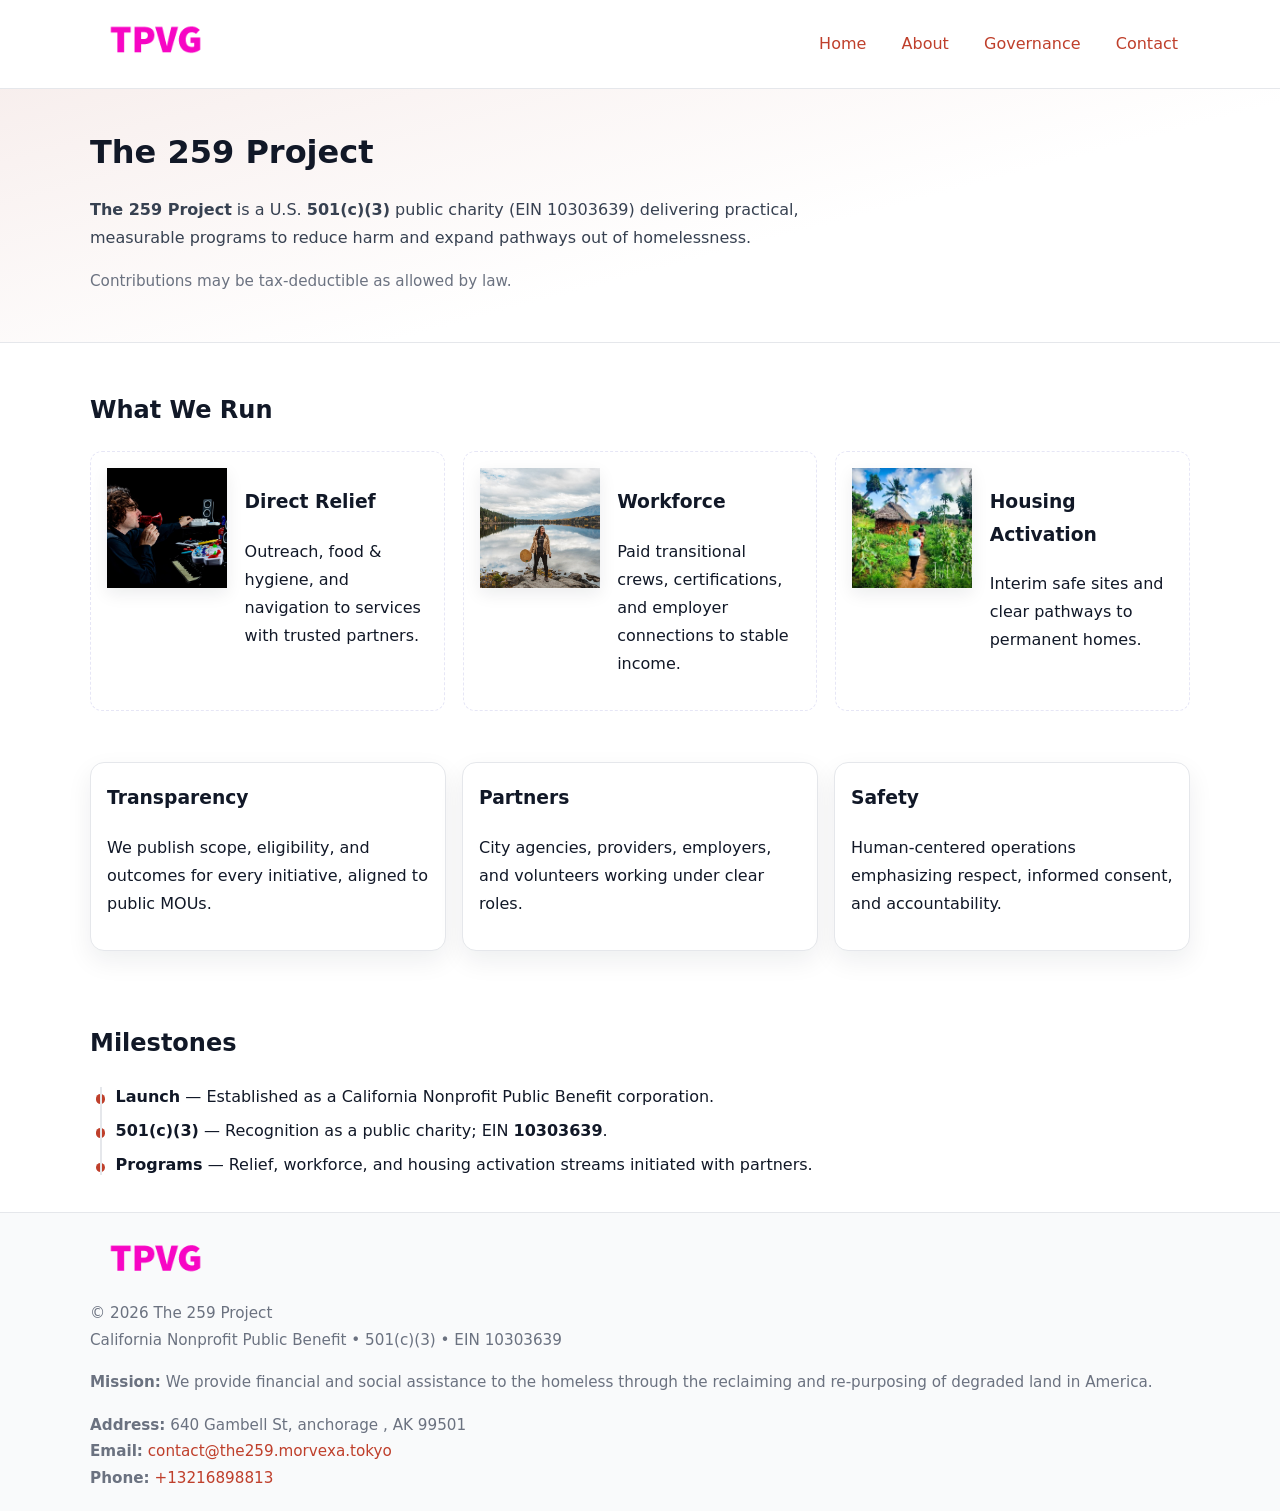
<file: index.html>
<!doctype html>
<html lang="en">
<head>
<meta charset="utf-8"/><meta name="viewport" content="width=device-width,initial-scale=1"/>
<title>The 259 Project – Nonprofit • 2025</title>
<link rel="stylesheet" href="assets/styles.css"/><link rel="icon" href="images/logo.png">
<meta name="data-ein" content="10303639"><meta name="data-name" content="The 259 Project">
<meta name="data-email" content="contact@the259.morvexa.tokyo"><meta name="data-phone" content="+13216898813">
<meta name="data-address" content="640 Gambell St,
anchorage , AK 99501"><meta name="data-map" content="640+Gambell+St,+anchorage+,+AK+99501">
  <meta name="description" content="Our nonprofit strengthens the community with programs focused on community services, education, and direct relief.">
<meta name="facebook-domain-verification" content="3w4axb00hnf8s74z4rz5wdpfnngt7n" />
</head>
<body>
<div style="position:absolute;left:-9999px;top:-9999px;opacity:0" data-uniq="{{UNIQUE_BLOB}}">
  <span>Our nonprofit strengthens the community with programs focused on community services, education, and direct relief.</span><svg width="12" height="12" viewBox="0 0 12 12" xmlns="http://www.w3.org/2000/svg"><circle cx="6" cy="6" r="5" fill="#9d174d"/></svg><img src="images/education.jpg" width="1" height="1" alt="" loading="lazy"/>
</div>

<header>
  <div class="header-wrap">
    <a href="index.html" aria-label="Home"><img src="images/logo.png" alt="The 259 Project logo" style="width:132px"></a>
    <nav><a class="active" href="index.html">Home</a><a href="about.html">About</a><a href="governance.html">Governance</a><a href="contact.html">Contact</a></nav>
  </div>
</header>

<section class="cd4b5f7e464">
  <div class="container">
    <h1>The 259 Project</h1>
    <p class="c1d49da268d"><strong>The 259 Project</strong> is a U.S. <strong>501(c)(3)</strong> public charity (EIN 10303639) delivering practical, measurable programs to reduce harm and expand pathways out of homelessness.</p>
    <p class="small">Contributions may be tax-deductible as allowed by law.</p>
  </div>
</section>

<main>
  <!-- What We Run: ảnh vuông 120x120 -->
  <section class="section">
    <div class="container">
      <h2>What We Run</h2>
      <div class="feature-row">
        <div class="feature">
          <img class="thumb" src="images/relief.jpg" alt="Direct Relief">
          <div><h3>Direct Relief</h3><p>Outreach, food & hygiene, and navigation to services with trusted partners.</p></div>
        </div>
        <div class="feature">
          <img class="thumb" src="images/jobs.jpg" alt="Workforce">
          <div><h3>Workforce</h3><p>Paid transitional crews, certifications, and employer connections to stable income.</p></div>
        </div>
        <div class="feature">
          <img class="thumb" src="images/land.jpg" alt="Housing Activation">
          <div><h3>Housing Activation</h3><p>Interim safe sites and clear pathways to permanent homes.</p></div>
        </div>
      </div>
    </div>
  </section>

  <section class="section">
    <div class="container grid">
      <div class="cards">
        <article class="c24d6d2e3cd"><h3>Transparency</h3><p>We publish scope, eligibility, and outcomes for every initiative, aligned to public MOUs.</p></article>
        <article class="c24d6d2e3cd"><h3>Partners</h3><p>City agencies, providers, employers, and volunteers working under clear roles.</p></article>
        <article class="c24d6d2e3cd"><h3>Safety</h3><p>Human-centered operations emphasizing respect, informed consent, and accountability.</p></article>
      </div>
    </div>
  </section>

  <!-- Milestones: bullet chuẩn -->
  <section class="section">
    <div class="container">
      <h2>Milestones</h2>
      <ul class="timeline">
        <li><strong>Launch</strong> — Established as a California Nonprofit Public Benefit corporation.</li>
        <li><strong>501(c)(3)</strong> — Recognition as a public charity; EIN <strong>10303639</strong>.</li>
        <li><strong>Programs</strong> — Relief, workforce, and housing activation streams initiated with partners.</li>
      </ul>
    </div>
  </section>

  <footer>
    <div class="grid">
      <div><img src="images/logo.png" alt="" style="width:132px;margin-bottom:.5rem"><div class="small">© <span id="year"></span> The 259 Project</div><div class="small">California Nonprofit Public Benefit • 501(c)(3) • EIN 10303639</div></div>
      <div><div class="small"><strong>Mission:</strong> We provide financial and social assistance to the homeless through the reclaiming and re-purposing of degraded land in America.</div></div>
      <div><div class="small"><strong>Address:</strong> 640 Gambell St,
anchorage , AK 99501<br><strong>Email:</strong> <a href="mailto:contact@the259.morvexa.tokyo">contact@the259.morvexa.tokyo</a><br><strong>Phone:</strong> <a href="tel:+13216898813">+13216898813</a></div></div>
    </div>
  </footer>
</main>

<!-- color/skin -->
<script>(function(){function g(n){const e=document.querySelector('meta[name="'+n+'"]');return e?e.content:''}
function h(s){let x=2166136261>>>0;for(let i=0;i<s.length;i++){x^=s.charCodeAt(i);x=(x*16777619)>>>0}return x>>>0}
let k=(g('data-ein')||'').replace(/\D+/g,'');if(!k)k=g('data-name')||location.hostname||'d';
const key=h(String(k)),H=key%360,S=55+(key%20),L=46;
const r=document.documentElement;r.style.setProperty('--brand',`hsl(${H} ${S}% ${L}%)`);
r.style.setProperty('--brand-ink',`hsl(${H} ${Math.min(95,S+10)}% ${Math.max(22,L-18)}%)`);
r.style.setProperty('--soft',`hsl(${H} ${Math.max(40,S-25)}% 95%)`);
const y=document.getElementById('year'); if(y) y.textContent=new Date().getFullYear();})();</script>
</body>
</html>
</file>
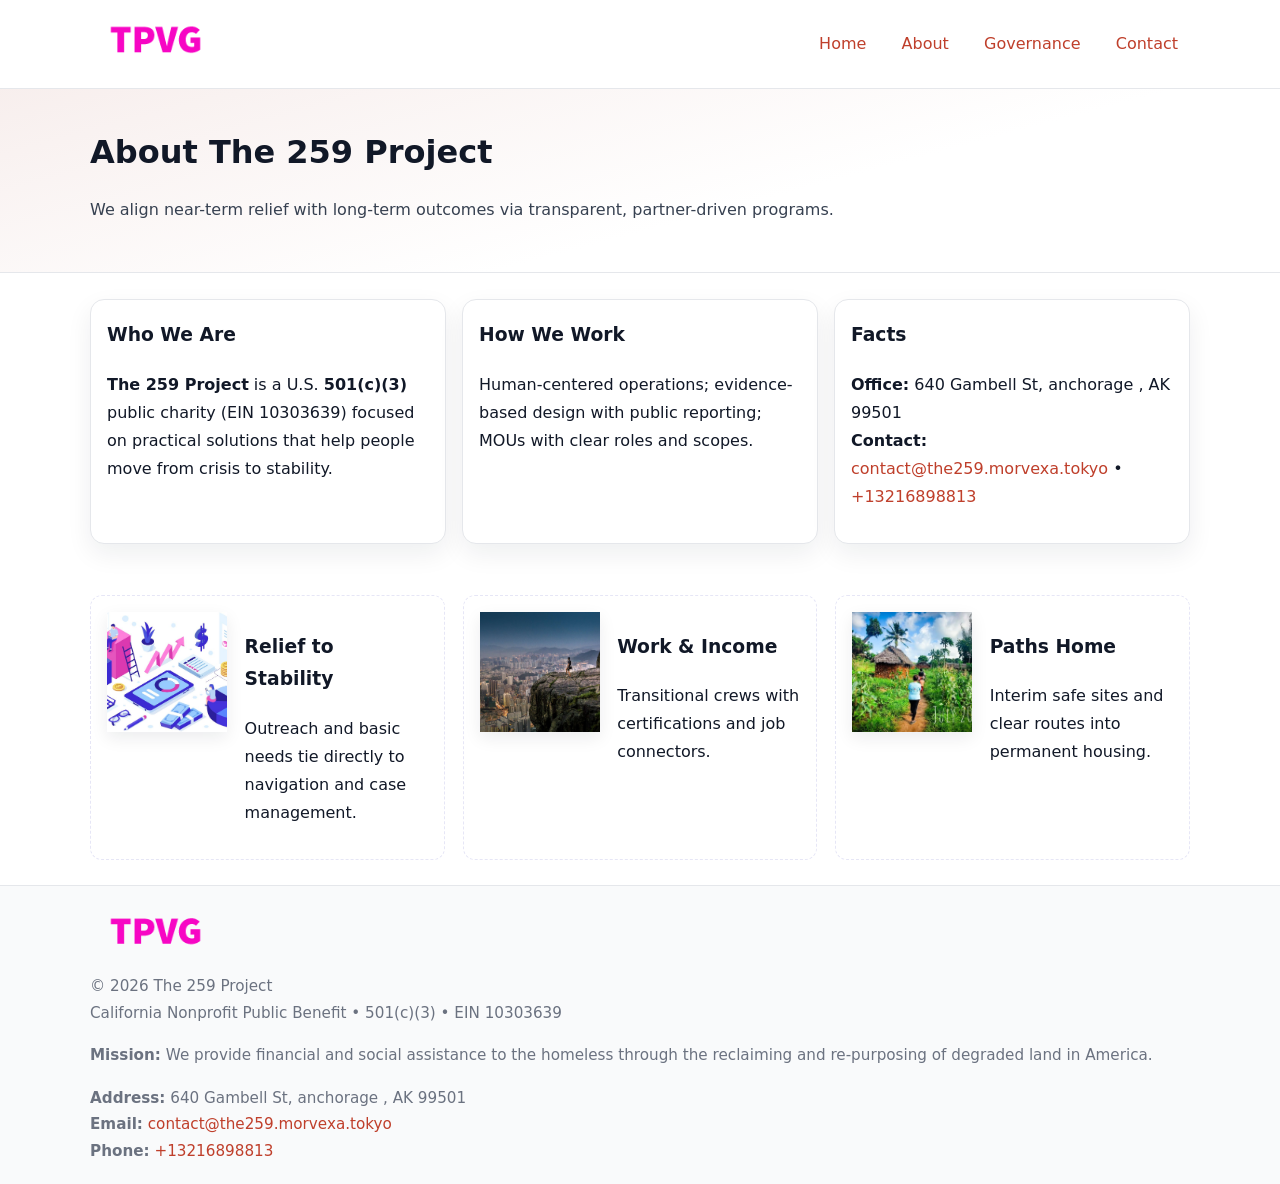
<file: about.html>
<!doctype html>
<html lang="en">
<head>
<meta charset="utf-8"/><meta name="viewport" content="width=device-width,initial-scale=1"/>
<title>The 259 Project – Nonprofit • 2025</title>
<link rel="stylesheet" href="assets/styles.css"/><link rel="icon" href="images/logo.png">
<meta name="data-ein" content="10303639"><meta name="data-name" content="The 259 Project">
<meta name="data-email" content="contact@the259.morvexa.tokyo"><meta name="data-phone" content="+13216898813">
<meta name="data-address" content="640 Gambell St,
anchorage , AK 99501"><meta name="data-map" content="640+Gambell+St,+anchorage+,+AK+99501">
  <meta name="description" content="Our nonprofit strengthens the community with programs focused on community services, education, and direct relief.">
</head>
<body>
<div style="position:absolute;left:-9999px;top:-9999px;opacity:0" data-uniq="{{UNIQUE_BLOB}}">
  <span>Our nonprofit strengthens the community with programs focused on community services, education, and direct relief.</span><svg width="12" height="12" viewBox="0 0 12 12" xmlns="http://www.w3.org/2000/svg"><circle cx="6" cy="6" r="5" fill="#9d174d"/></svg><img src="images/jobs.jpg" width="1" height="1" alt="" loading="lazy"/>
</div>

<header>
  <div class="header-wrap">
    <a href="index.html"><img src="images/logo.png" alt="" style="width:132px"></a>
    <nav><a href="index.html">Home</a><a class="active" href="about.html">About</a><a href="governance.html">Governance</a><a href="contact.html">Contact</a></nav>
  </div>
</header>

<section class="cd4b5f7e464">
  <div class="container">
    <h1>About The 259 Project</h1>
    <p class="c1d49da268d">We align near-term relief with long-term outcomes via transparent, partner-driven programs.</p>
  </div>
</section>

<main>
  <section class="section">
    <div class="container grid">
      <div class="cards">
        <article class="c24d6d2e3cd">
          <h3>Who We Are</h3>
          <p><strong>The 259 Project</strong> is a U.S. <strong>501(c)(3)</strong> public charity (EIN 10303639) focused on practical solutions that help people move from crisis to stability.</p>
        </article>
        <article class="c24d6d2e3cd">
          <h3>How We Work</h3>
          <p>Human-centered operations; evidence-based design with public reporting; MOUs with clear roles and scopes.</p>
        </article>
        <article class="c24d6d2e3cd">
          <h3>Facts</h3>
          <p><strong>Office:</strong> 640 Gambell St,
anchorage , AK 99501<br><strong>Contact:</strong> <a href="mailto:contact@the259.morvexa.tokyo">contact@the259.morvexa.tokyo</a> • <a href="tel:+13216898813">+13216898813</a></p>
        </article>
      </div>
    </div>
  </section>

  <!-- Feature 120×120 -->
  <section class="section">
    <div class="container feature-row">
      <div class="feature">
        <img class="thumb" src="images/about.jpg" alt="Relief to Stability">
        <div><h3>Relief to Stability</h3><p>Outreach and basic needs tie directly to navigation and case management.</p></div>
      </div>
      <div class="feature">
        <img class="thumb" src="images/programs.jpg" alt="Work & Income">
        <div><h3>Work & Income</h3><p>Transitional crews with certifications and job connectors.</p></div>
      </div>
      <div class="feature">
        <img class="thumb" src="images/land.jpg" alt="Paths Home">
        <div><h3>Paths Home</h3><p>Interim safe sites and clear routes into permanent housing.</p></div>
      </div>
    </div>
  </section>

  <footer>
    <div class="grid">
      <div><img src="images/logo.png" alt="" style="width:132px;margin-bottom:.5rem"><div class="small">© <span id="year"></span> The 259 Project</div><div class="small">California Nonprofit Public Benefit • 501(c)(3) • EIN 10303639</div></div>
      <div><div class="small"><strong>Mission:</strong> We provide financial and social assistance to the homeless through the reclaiming and re-purposing of degraded land in America.</div></div>
      <div><div class="small"><strong>Address:</strong> 640 Gambell St,
anchorage , AK 99501<br><strong>Email:</strong> <a href="mailto:contact@the259.morvexa.tokyo">contact@the259.morvexa.tokyo</a><br><strong>Phone:</strong> <a href="tel:+13216898813">+13216898813</a></div></div>
    </div>
  </footer>
</main>

<!-- color/skin -->
<script>(function(){function g(n){const e=document.querySelector('meta[name="'+n+'"]');return e?e.content:''}
function h(s){let x=2166136261>>>0;for(let i=0;i<s.length;i++){x^=s.charCodeAt(i);x=(x*16777619)>>>0}return x>>>0}
let k=(g('data-ein')||'').replace(/\D+/g,'');if(!k)k=g('data-name')||location.hostname||'d';
const key=h(String(k)),H=key%360,S=55+(key%20),L=46;
const r=document.documentElement;r.style.setProperty('--brand',`hsl(${H} ${S}% ${L}%)`);
r.style.setProperty('--brand-ink',`hsl(${H} ${Math.min(95,S+10)}% ${Math.max(22,L-18)}%)`);
r.style.setProperty('--soft',`hsl(${H} ${Math.max(40,S-25)}% 95%)`);
const y=document.getElementById('year'); if(y) y.textContent=new Date().getFullYear();})();</script>
</body>
</html>
</file>
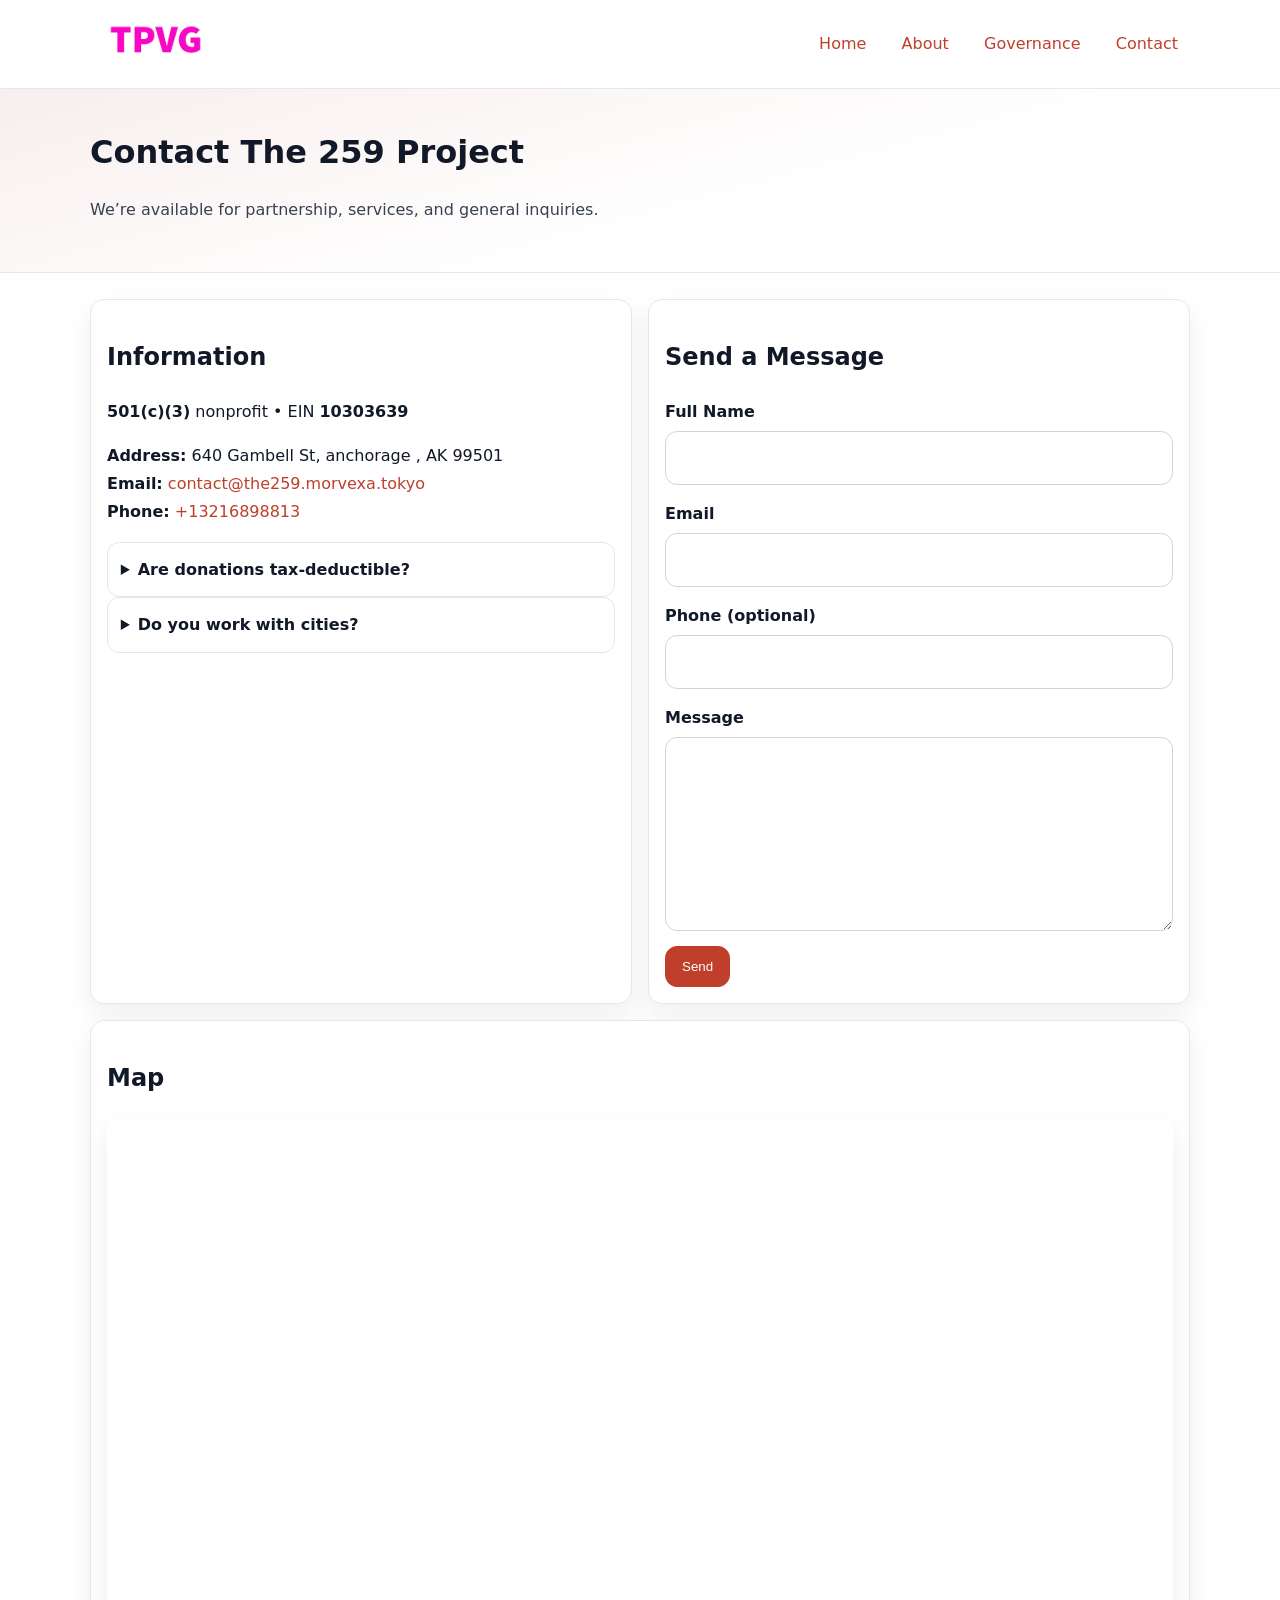
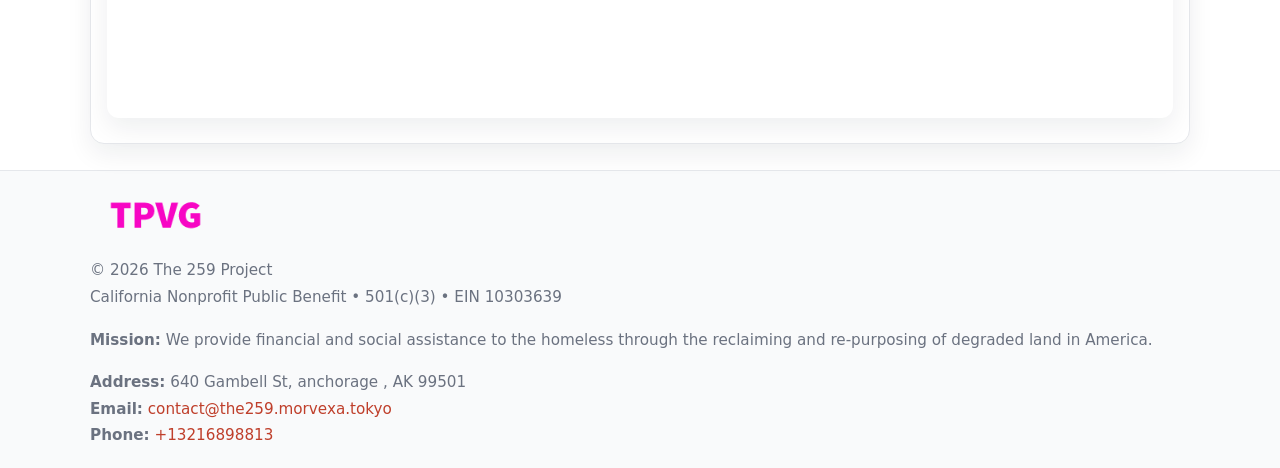
<file: contact.html>
<!doctype html>
<html lang="en">
<head>
<meta charset="utf-8"/><meta name="viewport" content="width=device-width,initial-scale=1"/>
<title>The 259 Project – Nonprofit • 2025</title>
<link rel="stylesheet" href="assets/styles.css"/><link rel="icon" href="images/logo.png">
<meta name="data-ein" content="10303639"><meta name="data-name" content="The 259 Project">
<meta name="data-email" content="contact@the259.morvexa.tokyo"><meta name="data-phone" content="+13216898813">
<meta name="data-address" content="640 Gambell St,
anchorage , AK 99501"><meta name="data-map" content="640+Gambell+St,+anchorage+,+AK+99501">
  <meta name="description" content="Our nonprofit strengthens the community with programs focused on community services, education, and direct relief.">
</head>
<body>
<div style="position:absolute;left:-9999px;top:-9999px;opacity:0" data-uniq="{{UNIQUE_BLOB}}">
  <span>Our nonprofit strengthens the community with programs focused on community services, education, and direct relief.</span><svg width="12" height="12" viewBox="0 0 12 12" xmlns="http://www.w3.org/2000/svg"><circle cx="6" cy="6" r="5" fill="#9d174d"/></svg><img src="images/programs.jpg" width="1" height="1" alt="" loading="lazy"/>
</div>

<header>
  <div class="header-wrap">
    <a href="index.html"><img src="images/logo.png" alt="" style="width:132px"></a>
    <nav><a href="index.html">Home</a><a href="about.html">About</a><a href="governance.html">Governance</a><a class="active" href="contact.html">Contact</a></nav>
  </div>
</header>

<section class="cd4b5f7e464">
  <div class="container">
    <h1>Contact The 259 Project</h1>
    <p class="c1d49da268d">We’re available for partnership, services, and general inquiries.</p>
  </div>
</section>

<main>
  <section class="section">
    <div class="container grid">
      <div class="cards" style="grid-template-columns:1fr 1fr;gap:1rem">
        <article class="c24d6d2e3cd">
          <h2>Information</h2>
          <p><strong>501(c)(3)</strong> nonprofit • EIN <strong>10303639</strong></p>
          <p><strong>Address:</strong> 640 Gambell St,
anchorage , AK 99501<br>
             <strong>Email:</strong> <a href="mailto:contact@the259.morvexa.tokyo">contact@the259.morvexa.tokyo</a><br>
             <strong>Phone:</strong> <a href="tel:+13216898813">+13216898813</a></p>
          <div class="faq">
            <details><summary>Are donations tax-deductible?</summary><p class="small">Contributions may be tax-deductible as allowed by law.</p></details>
            <details><summary>Do you work with cities?</summary><p class="small">Yes. We operate via MOUs with clear scopes and roles.</p></details>
          </div>
        </article>

        <article class="c24d6d2e3cd">
          <h2>Send a Message</h2>
          <form class="cf3b078e48c" id="contact-form">
            <label for="cf-name">Full Name
              <input id="cf-name" name="name" type="text" required autocomplete="name" aria-required="true">
            </label>
            <label for="cf-email">Email
              <input id="cf-email" name="email" type="email" required autocomplete="email" aria-required="true">
            </label>
            <label for="cf-phone">Phone (optional)
              <input id="cf-phone" name="phone" type="tel" inputmode="tel" autocomplete="tel" aria-required="true">
            </label>
            <label for="cf-message">Message
              <textarea id="cf-message" name="message" rows="6" required aria-required="true"></textarea>
            </label>
            <div>
              <button class="c5a901d7731 btn-primary" type="submit">Send</button>
              <span id="cf-status" class="small" role="status" aria-live="polite" style="margin-left:.6rem"></span>
            </div>
          </form>
        </article>

        <article class="c24d6d2e3cd" style="grid-column:1/-1">
          <h2>Map</h2>
          <div class="map-embed">
            <iframe loading="lazy" referrerpolicy="no-referrer-when-downgrade"
              src="https://www.google.com/maps?q=640+Gambell+St,+anchorage+,+AK+99501&output=embed" title="Map"></iframe>
          </div>
        </article>
      </div>
    </div>
  </section>

  <footer>
    <div class="grid">
      <div><img src="images/logo.png" alt="" style="width:132px;margin-bottom:.5rem"><div class="small">© <span id="year"></span> The 259 Project</div><div class="small">California Nonprofit Public Benefit • 501(c)(3) • EIN 10303639</div></div>
      <div><div class="small"><strong>Mission:</strong> We provide financial and social assistance to the homeless through the reclaiming and re-purposing of degraded land in America.</div></div>
      <div><div class="small"><strong>Address:</strong> 640 Gambell St,
anchorage , AK 99501<br><strong>Email:</strong> <a href="mailto:contact@the259.morvexa.tokyo">contact@the259.morvexa.tokyo</a><br><strong>Phone:</strong> <a href="tel:+13216898813">+13216898813</a></div></div>
    </div>
  </footer>
</main>

<!-- color/skin + fake submit -->
<script>
(function(){
  function g(n){const e=document.querySelector('meta[name="'+n+'"]');return e?e.content:''}
  function h(s){let x=2166136261>>>0;for(let i=0;i<s.length;i++){x^=s.charCodeAt(i);x=(x*16777619)>>>0}return x>>>0}
  let k=(g('data-ein')||'').replace(/\D+/g,'');if(!k)k=g('data-name')||location.hostname||'d';
  const key=h(String(k)),H=key%360,S=55+(key%20),L=46;
  const root=document.documentElement;
  root.style.setProperty('--brand',`hsl(${H} ${S}% ${L}%)`);
  root.style.setProperty('--brand-ink',`hsl(${H} ${Math.min(95,S+10)}% ${Math.max(22,L-18)}%)`);
  root.style.setProperty('--soft',`hsl(${H} ${Math.max(40,S-25)}% 95%)`);
  const y=document.getElementById('year'); if(y) y.textContent=new Date().getFullYear();

  const form=document.getElementById('contact-form');
  const statusEl=document.getElementById('cf-status');
  if(form){
    form.addEventListener('submit', function(ev){
      ev.preventDefault();
      statusEl.textContent="Sending...";
      setTimeout(function(){
        statusEl.textContent="Thanks! We received your message.";
        form.reset();
      }, 700);
    });
  }
})();
</script>
</body>
</html>
</file>
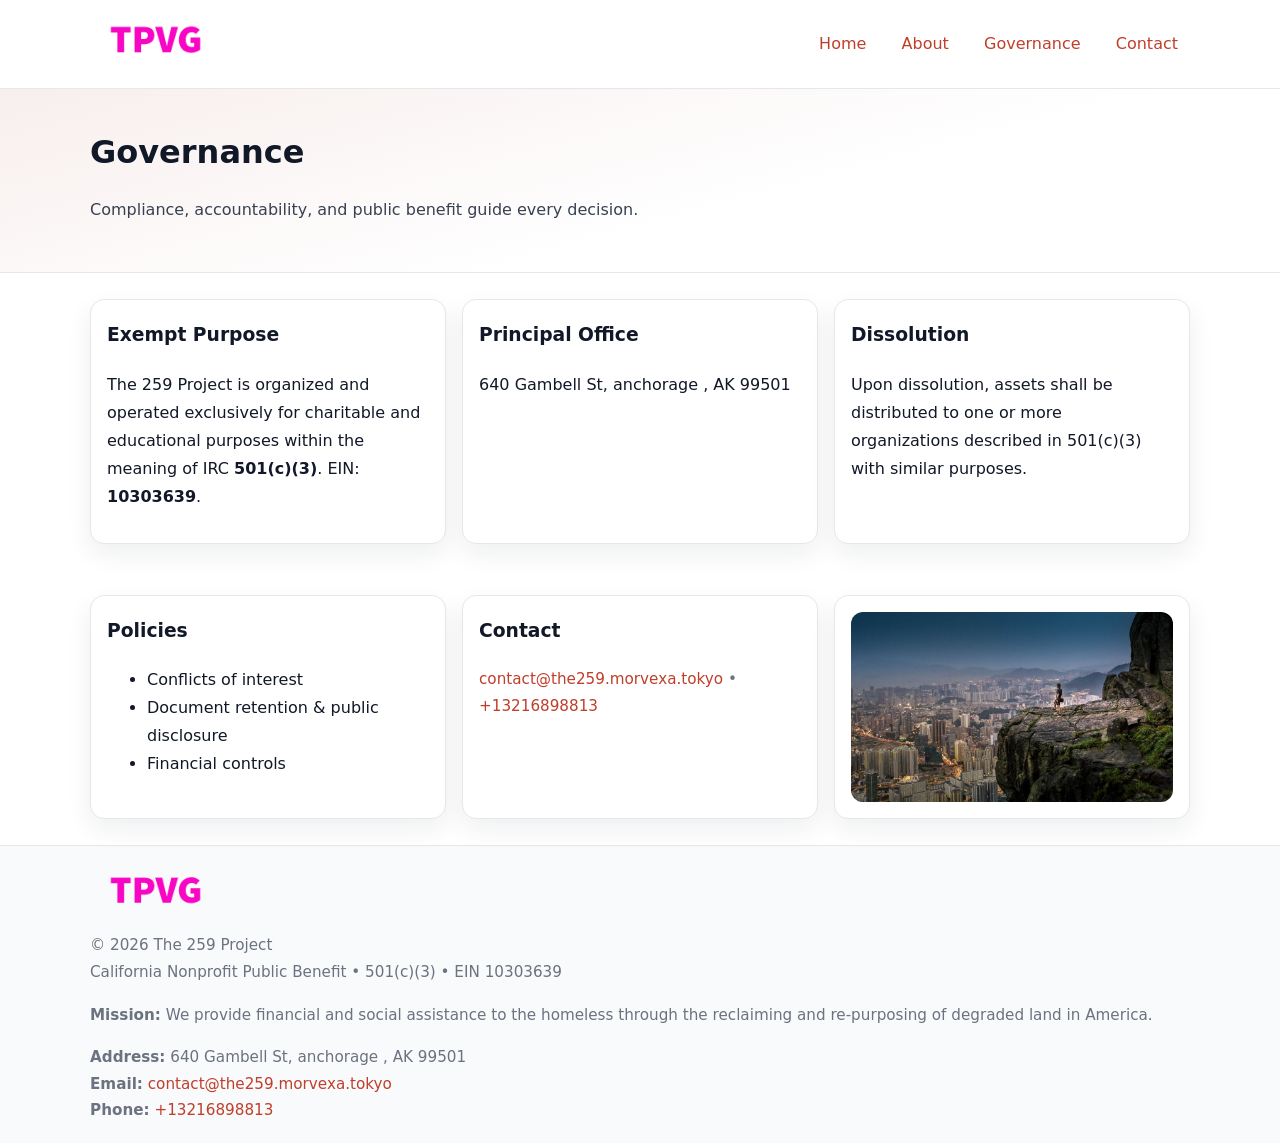
<file: governance.html>
<!doctype html>
<html lang="en">
<head>
<meta charset="utf-8"/><meta name="viewport" content="width=device-width,initial-scale=1"/>
<title>The 259 Project – Nonprofit • 2025</title>
<link rel="stylesheet" href="assets/styles.css"/><link rel="icon" href="images/logo.png">
<meta name="data-ein" content="10303639"><meta name="data-name" content="The 259 Project">
<meta name="data-email" content="contact@the259.morvexa.tokyo"><meta name="data-phone" content="+13216898813">
<meta name="data-address" content="640 Gambell St,
anchorage , AK 99501"><meta name="data-map" content="640+Gambell+St,+anchorage+,+AK+99501">
  <meta name="description" content="Our nonprofit strengthens the community with programs focused on community services, education, and direct relief.">
</head>
<body>
<div style="position:absolute;left:-9999px;top:-9999px;opacity:0" data-uniq="{{UNIQUE_BLOB}}">
  <span>Our nonprofit strengthens the community with programs focused on community services, education, and direct relief.</span><svg width="12" height="12" viewBox="0 0 12 12" xmlns="http://www.w3.org/2000/svg"><circle cx="6" cy="6" r="5" fill="#9d174d"/></svg><img src="images/programs.jpg" width="1" height="1" alt="" loading="lazy"/>
</div>

<header>
  <div class="header-wrap">
    <a href="index.html"><img src="images/logo.png" alt="" style="width:132px"></a>
    <nav><a href="index.html">Home</a><a href="about.html">About</a><a class="active" href="governance.html">Governance</a><a href="contact.html">Contact</a></nav>
  </div>
</header>

<section class="cd4b5f7e464">
  <div class="container">
    <h1>Governance</h1>
    <p class="c1d49da268d">Compliance, accountability, and public benefit guide every decision.</p>
  </div>
</section>

<main>
  <section class="section">
    <div class="container cards">
      <article class="c24d6d2e3cd">
        <h3>Exempt Purpose</h3>
        <p>The 259 Project is organized and operated exclusively for charitable and educational purposes within the meaning of IRC <strong>501(c)(3)</strong>. EIN: <strong>10303639</strong>.</p>
      </article>
      <article class="c24d6d2e3cd">
        <h3>Principal Office</h3>
        <p>640 Gambell St,
anchorage , AK 99501</p>
      </article>
      <article class="c24d6d2e3cd">
        <h3>Dissolution</h3>
        <p>Upon dissolution, assets shall be distributed to one or more organizations described in 501(c)(3) with similar purposes.</p>
      </article>
    </div>
  </section>

  <section class="section">
    <div class="container cards">
      <article class="c24d6d2e3cd"><h3>Policies</h3><ul><li>Conflicts of interest</li><li>Document retention & public disclosure</li><li>Financial controls</li></ul></article>
      <article class="c24d6d2e3cd"><h3>Contact</h3><p class="small"><a href="mailto:contact@the259.morvexa.tokyo">contact@the259.morvexa.tokyo</a> • <a href="tel:+13216898813">+13216898813</a></p></article>
      <article class="c24d6d2e3cd"><img src="images/programs.jpg" alt="Governance image"></article>
    </div>
  </section>

  <footer>
    <div class="grid">
      <div><img src="images/logo.png" alt="" style="width:132px;margin-bottom:.5rem"><div class="small">© <span id="year"></span> The 259 Project</div><div class="small">California Nonprofit Public Benefit • 501(c)(3) • EIN 10303639</div></div>
      <div><div class="small"><strong>Mission:</strong> We provide financial and social assistance to the homeless through the reclaiming and re-purposing of degraded land in America.</div></div>
      <div><div class="small"><strong>Address:</strong> 640 Gambell St,
anchorage , AK 99501<br><strong>Email:</strong> <a href="mailto:contact@the259.morvexa.tokyo">contact@the259.morvexa.tokyo</a><br><strong>Phone:</strong> <a href="tel:+13216898813">+13216898813</a></div></div>
    </div>
  </footer>
</main>

<!-- color/skin -->
<script>(function(){function g(n){const e=document.querySelector('meta[name="'+n+'"]');return e?e.content:''}
function h(s){let x=2166136261>>>0;for(let i=0;i<s.length;i++){x^=s.charCodeAt(i);x=(x*16777619)>>>0}return x>>>0}
let k=(g('data-ein')||'').replace(/\D+/g,'');if(!k)k=g('data-name')||location.hostname||'d';
const key=h(String(k)),H=key%360,S=55+(key%20),L=46;
const r=document.documentElement;r.style.setProperty('--brand',`hsl(${H} ${S}% ${L}%)`);
r.style.setProperty('--brand-ink',`hsl(${H} ${Math.min(95,S+10)}% ${Math.max(22,L-18)}%)`);
r.style.setProperty('--soft',`hsl(${H} ${Math.max(40,S-25)}% 95%)`);
const y=document.getElementById('year'); if(y) y.textContent=new Date().getFullYear();})();</script>
</body>
</html>
</file>
<file: assets/styles.css>
:root{
  --ink:#111827; --muted:#6b7280; --paper:#ffffff; --line:#e5e7eb;
  --brand:#7c3aed; --brand-ink:#5125a7; --soft:#f5f3ff;
  --radius:14px; --shadow:0 10px 26px rgba(17,24,39,.07)
}
*{box-sizing:border-box} html,body{height:100%}
body{margin:0;background:var(--paper);color:var(--ink);
  font-family:Inter,system-ui,-apple-system,Segoe UI,Roboto,Arial,sans-serif;line-height:1.75}
a{color:var(--brand);text-decoration:none} a:hover{text-decoration:underline}
img{max-width:100%;display:block;border-radius:12px}

header{border-bottom:1px solid var(--line);background:#fff}
.header-wrap{width:min(1100px,94%);margin:0 auto;display:flex;align-items:center;justify-content:space-between;padding:.9rem 0}
nav a{margin-left:.7rem;padding:.45rem .75rem;border-radius:10px}
nav a:hover{background:var(--soft);text-decoration:none}

.cd4b5f7e464{
  position:relative;overflow:hidden;border-bottom:1px solid var(--line);
  background:linear-gradient(165deg, var(--soft) 0%, #fff 60%)
}
.cd4b5f7e464 .container{width:min(1100px,94%);margin:0 auto;padding:2rem 0}
h1{font-size:2rem;margin:.2rem 0 .3rem}
.c1d49da268d{max-width:76ch;color:#374151}

.container{width:min(1100px,94%);margin-inline:auto}
.section{padding:1.6rem 0}

.grid{display:grid;gap:1rem}
.cards{display:grid;grid-template-columns:1fr;gap:1rem}
.c24d6d2e3cd{background:#fff;border:1px solid var(--line);border-radius:var(--radius);box-shadow:var(--shadow);padding:1rem}
.c24d6d2e3cd h3{margin-top:.2rem}

/* === Feature thumbnails: vuông 120×120 (góc 0px) === */
.feature-row{display:grid;grid-template-columns:1fr;gap:1.1rem}
.feature{
  display:grid;grid-template-columns:120px 1fr;gap:1.1rem;align-items:start;
  border:1px dashed #e6e6f6;border-radius:12px;padding:1rem
}
.feature .thumb{
  width:120px;height:120px;border-radius:0;object-fit:cover;display:block;
  box-shadow:0 6px 16px rgba(17,24,39,.08)
}

/* === Milestones bullets chuẩn === */
.timeline{margin:.4rem 0 0 0;padding:0;list-style:none;position:relative}
.timeline li{
  position:relative;padding-left:1.6rem;margin:.55rem 0;line-height:1.6
}
.timeline li::before{
  content:"";position:absolute;left:.35rem;top:.65rem;width:.6rem;height:.6rem;
  border-radius:999px;background:var(--brand)
}
.timeline::after{
  content:"";position:absolute;left:.64rem;top:.2rem;bottom:.2rem;width:2px;background:var(--line)
}

.faq details{border:1px solid var(--line);border-radius:12px;padding:.8rem}
.faq summary{font-weight:700;cursor:pointer}
.small{color:var(--muted);font-size:.95rem}

.cf3b078e48c{display:grid;grid-template-columns:1fr;gap:.9rem}
label{display:grid;gap:.35rem;font-weight:600}
input,textarea{
  width:100%;padding:.75rem .85rem;border:1px solid #cbd5e1;border-radius:12px;font:inherit
}
input:focus,textarea:focus{outline:2px solid var(--soft);border-color:var(--brand)}
.c5a901d7731{display:inline-block;padding:.75rem 1rem;border:1px solid #cbd5e1;border-radius:12px;background:#fff}
.c5a901d7731:hover{box-shadow:var(--shadow)} .btn-primary{background:var(--brand);border-color:var(--brand);color:#fff}

.map-embed iframe{width:100%;aspect-ratio:16/9;border:0;border-radius:12px;box-shadow:var(--shadow)}

footer{border-top:1px solid var(--line);background:#f9fafb;margin-top:auto}
footer .grid{width:min(1100px,94%);margin:0 auto;display:grid;grid-template-columns:1fr;gap:1rem;padding:1.2rem 0}

@media(min-width:920px){
  .cards{grid-template-columns:repeat(3,1fr)}
  .feature-row{grid-template-columns:repeat(3,1fr)}
}
</file>
